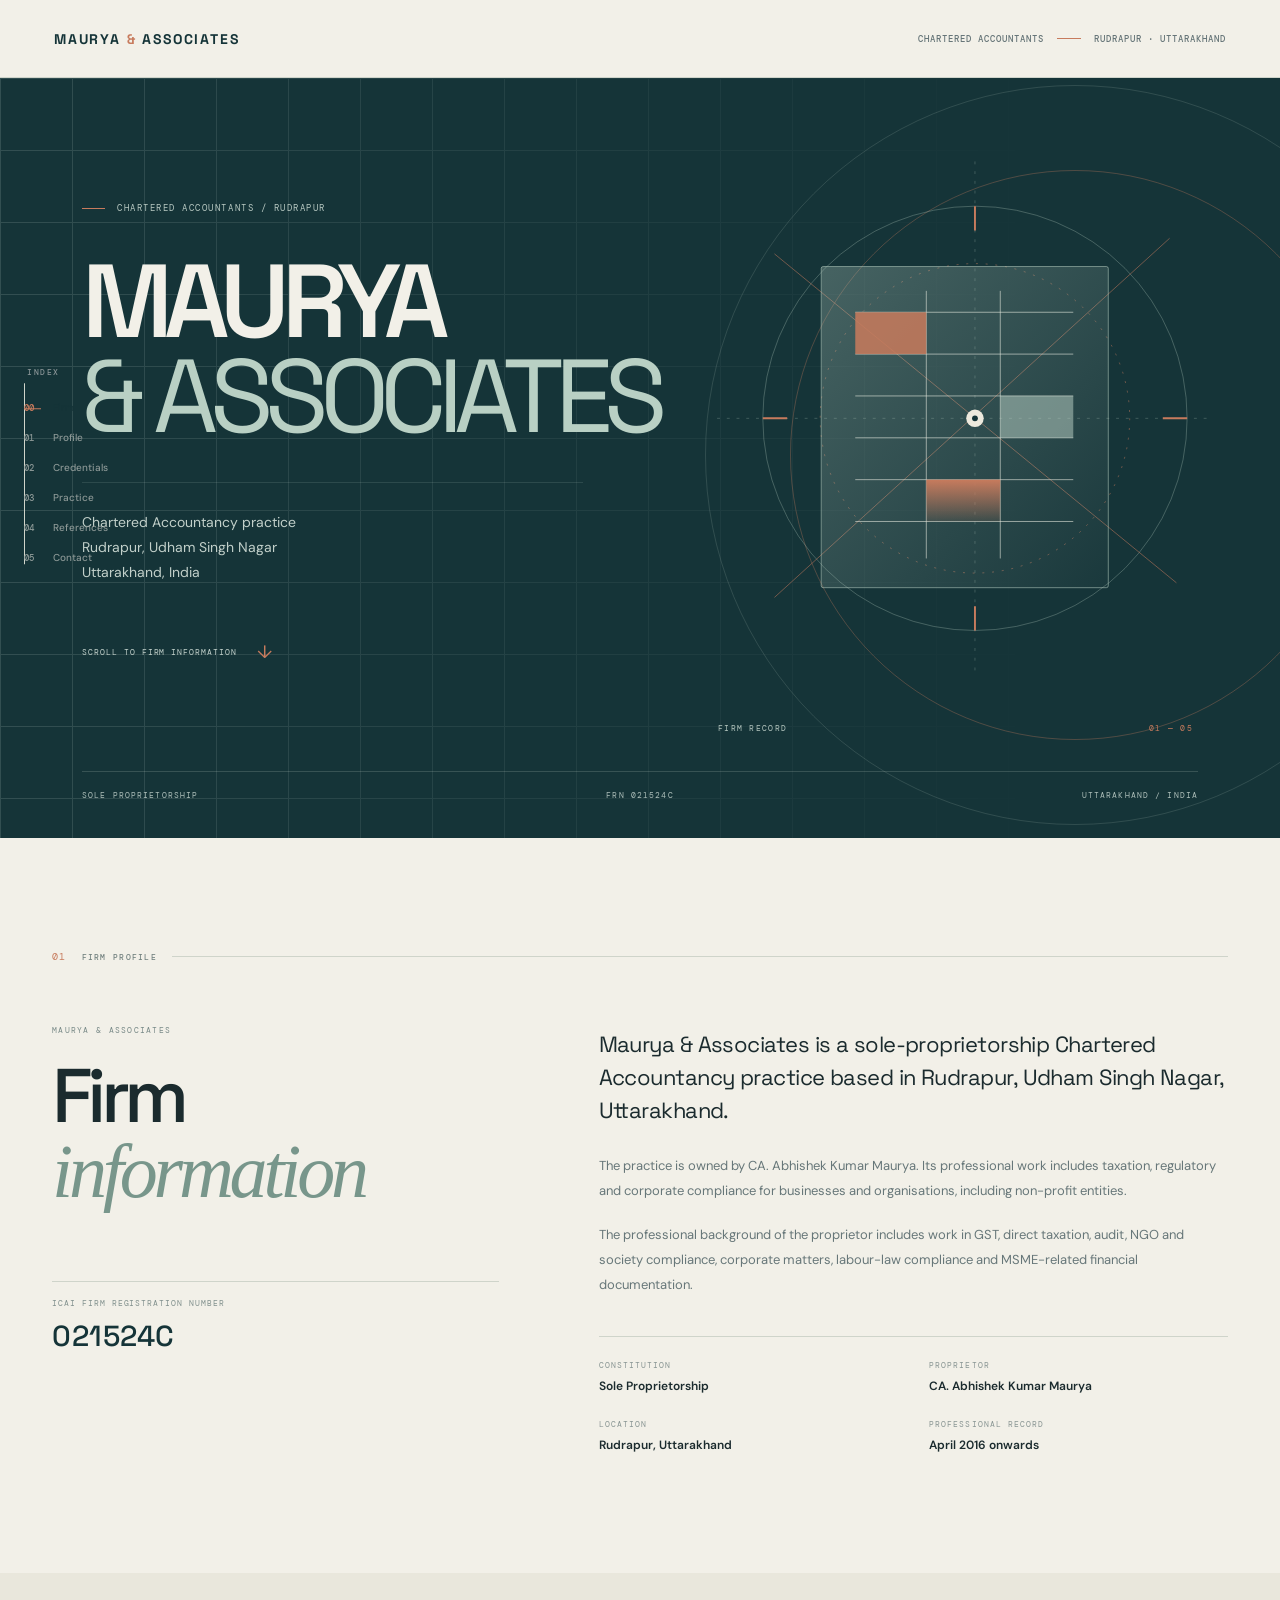
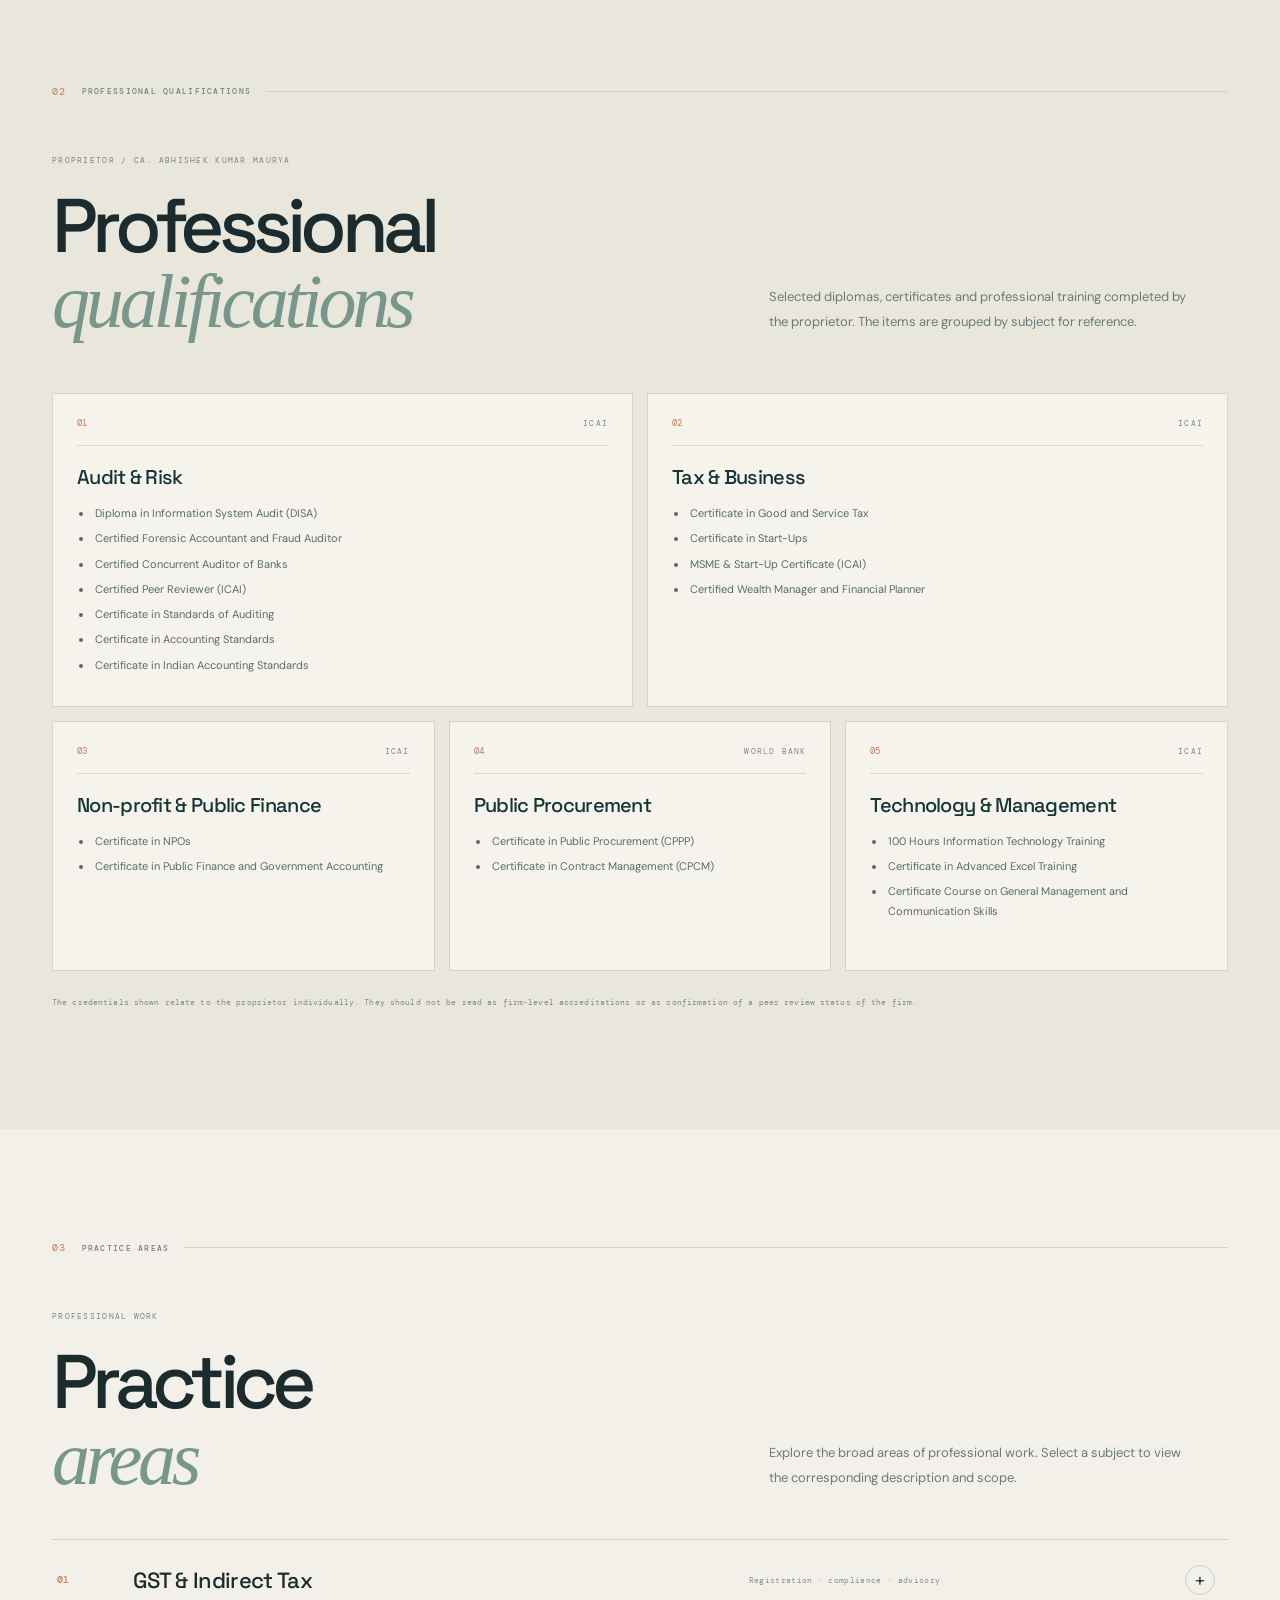
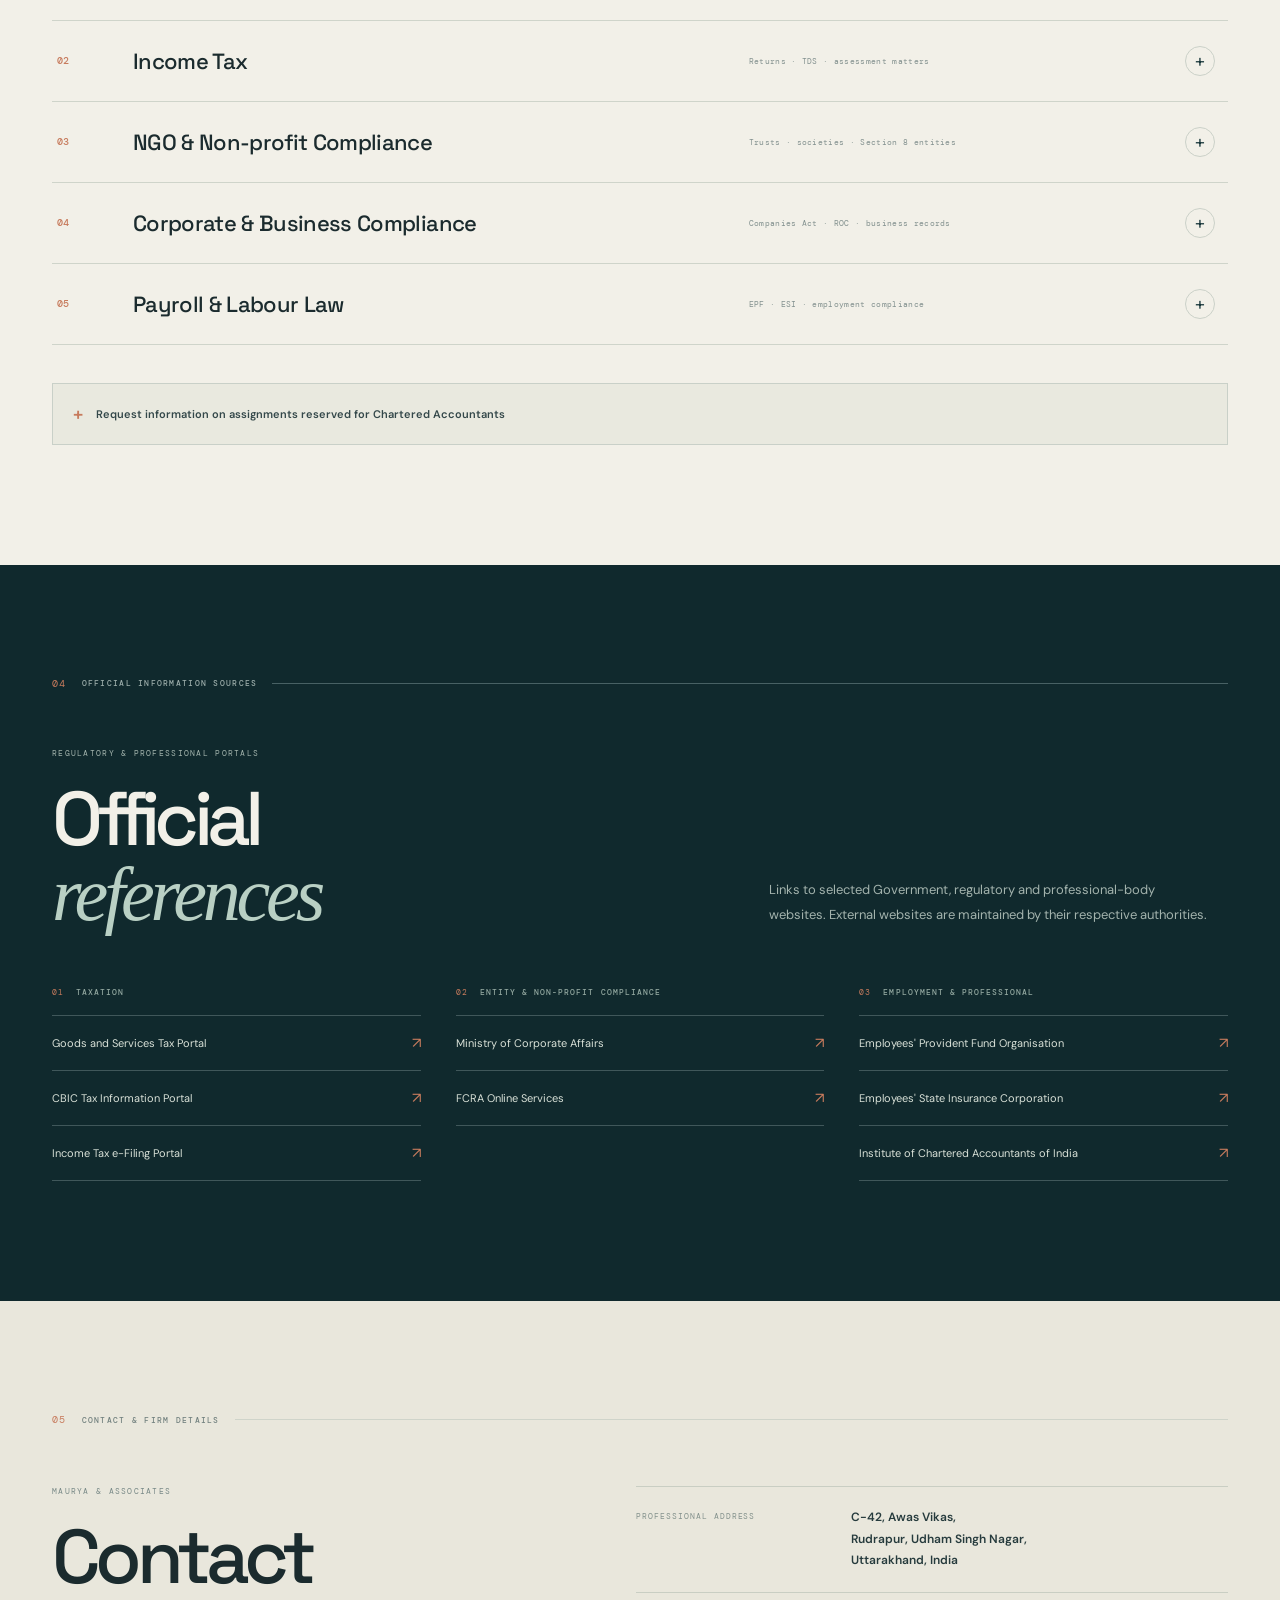
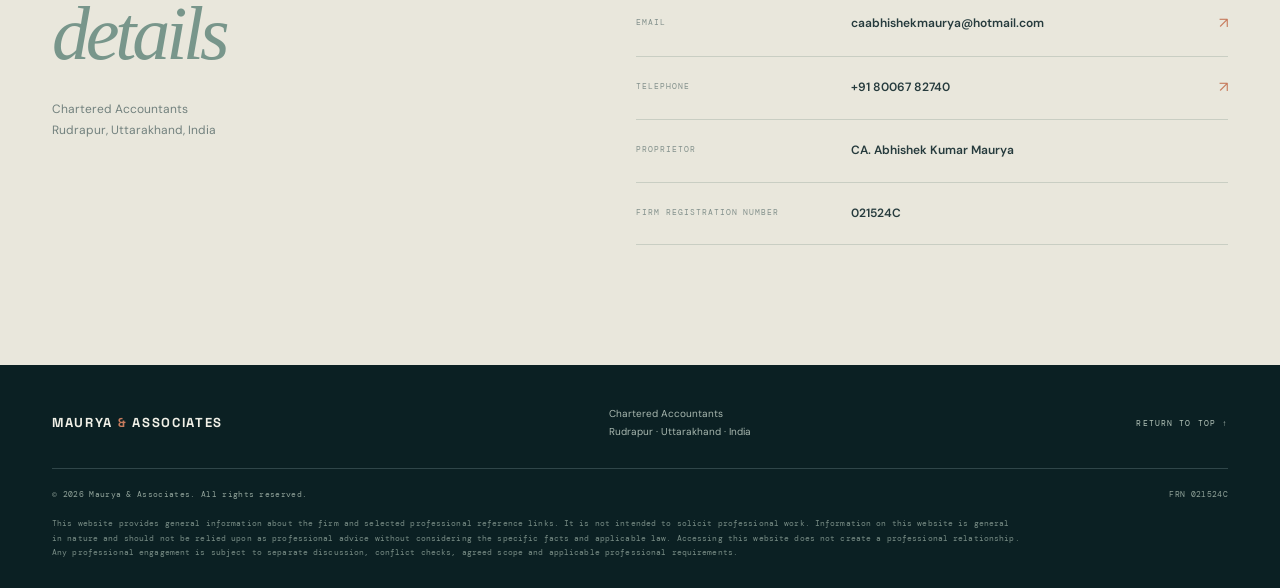
<file: index.html>
<!doctype html>
<html lang="en">
<head>
<meta charset="utf-8">
<meta name="viewport" content="width=device-width,initial-scale=1">
<meta name="theme-color" content="#153438">
<meta name="description" content="Maurya & Associates, Chartered Accountants, Rudrapur, Uttarakhand. Firm information, professional qualifications, practice areas and official regulatory references.">
<title>Maurya &amp; Associates | Chartered Accountants | Rudrapur</title>
<link rel="preconnect" href="https://fonts.googleapis.com">
<link rel="preconnect" href="https://fonts.gstatic.com" crossorigin>
<link href="https://fonts.googleapis.com/css2?family=DM+Mono:wght@400;500&family=DM+Sans:wght@400;500;600;700&family=Space+Grotesk:wght@400;500;600;700&display=swap" rel="stylesheet">
<link rel="stylesheet" href="style.css">
</head>
<body>
<header class="masthead">
  <a class="wordmark" href="#home" aria-label="Maurya and Associates home">MAURYA <span>&amp;</span> ASSOCIATES</a>
  <div class="masthead-meta">
    <span>CHARTERED ACCOUNTANTS</span>
    <i></i>
    <span>RUDRAPUR · UTTARAKHAND</span>
  </div>
  <button class="mobile-index-toggle" id="menuToggle" aria-label="Open section index" aria-expanded="false">
    <span></span><span></span>
  </button>
</header>

<nav class="section-rail" aria-label="Page index">
  <p>INDEX</p>
  <a href="#home" class="rail-link is-active" data-rail="home"><span>00</span><b>Firm</b></a>
  <a href="#firm" class="rail-link" data-rail="firm"><span>01</span><b>Profile</b></a>
  <a href="#credentials" class="rail-link" data-rail="credentials"><span>02</span><b>Credentials</b></a>
  <a href="#practice" class="rail-link" data-rail="practice"><span>03</span><b>Practice</b></a>
  <a href="#references" class="rail-link" data-rail="references"><span>04</span><b>References</b></a>
  <a href="#contact" class="rail-link" data-rail="contact"><span>05</span><b>Contact</b></a>
  <div class="rail-line"></div>
</nav>

<nav class="mobile-index-panel" id="navLinks" aria-label="Mobile page index">
  <p class="mobile-index-title">PAGE INDEX <span>MAURYA &amp; ASSOCIATES</span></p>
  <a href="#home"><span>00</span> Firm</a>
  <a href="#firm"><span>01</span> Firm profile</a>
  <a href="#credentials"><span>02</span> Professional qualifications</a>
  <a href="#practice"><span>03</span> Practice areas</a>
  <a href="#references"><span>04</span> Regulatory references</a>
  <a href="#contact"><span>05</span> Contact details</a>
</nav>

<main>
<section class="hero" id="home" data-track>
  <div class="hero-grid-pattern"></div>
  <div class="hero-orbit hero-orbit-one"></div>
  <div class="hero-orbit hero-orbit-two"></div>
  <div class="hero-inner page-shell">
    <div class="hero-copy">
      <p class="eyebrow"><span class="eyebrow-mark"></span> CHARTERED ACCOUNTANTS / RUDRAPUR</p>
      <h1>MAURYA<br><span>&amp; ASSOCIATES</span></h1>
      <div class="hero-rule"></div>
      <p class="hero-description">Chartered Accountancy practice<br>Rudrapur, Udham Singh Nagar<br>Uttarakhand, India</p>
      <a class="hero-scroll" href="#firm"><span>SCROLL TO FIRM INFORMATION</span><b>↓</b></a>
    </div>

    <div class="hero-graphic" aria-hidden="true">
      <svg viewBox="0 0 560 600" role="presentation">
        <defs>
          <linearGradient id="panelTone" x1="0" y1="0" x2="1" y2="1">
            <stop offset="0" stop-color="#B9D0C4" stop-opacity=".30"/>
            <stop offset="1" stop-color="#B9D0C4" stop-opacity=".03"/>
          </linearGradient>
          <linearGradient id="barTone" x1="0" y1="0" x2="0" y2="1">
            <stop offset="0" stop-color="#C77B5D"/>
            <stop offset="1" stop-color="#C77B5D" stop-opacity=".12"/>
          </linearGradient>
        </defs>
        <circle class="graphic-ring" cx="300" cy="286" r="218"/>
        <circle class="graphic-ring graphic-ring-inner" cx="300" cy="286" r="159"/>
        <path class="graphic-axis" d="M300 22V550 M35 286H540"/>
        <path class="graphic-orbit" d="M94 117L507 455"/>
        <path class="graphic-orbit" d="M500 101L94 470"/>
        <rect x="142" y="130" width="295" height="330" rx="2" fill="url(#panelTone)" stroke="#B9D0C4" stroke-opacity=".55"/>
        <path class="graphic-ledger" d="M177 177H401 M177 220H401 M177 263H401 M177 306H401 M177 349H401 M177 392H401"/>
        <path class="graphic-ledger-vertical" d="M250 155V430 M326 155V430"/>
        <rect x="177" y="177" width="73" height="43" fill="#C77B5D" fill-opacity=".86"/>
        <rect x="326" y="263" width="75" height="43" fill="#B9D0C4" fill-opacity=".52"/>
        <rect x="250" y="349" width="76" height="43" fill="url(#barTone)"/>
        <circle cx="300" cy="286" r="9" fill="#EDE9DD"/>
        <circle cx="300" cy="286" r="3" fill="#153438"/>
        <path class="graphic-tick" d="M300 68V93 M300 479V504 M82 286H107 M493 286H518"/>
      </svg>
      <div class="graphic-caption">FIRM RECORD <span>01 — 05</span></div>
    </div>

    <div class="hero-bottomline">
      <span>SOLE PROPRIETORSHIP</span>
      <span>FRN 021524C</span>
      <span>UTTARAKHAND / INDIA</span>
    </div>
  </div>
</section>

<section class="firm-section section-light" id="firm" data-track>
  <div class="page-shell">
    <div class="section-marker"><span>01</span><b>FIRM PROFILE</b><i></i></div>
    <div class="firm-layout">
      <div class="firm-heading">
        <p class="section-overline">MAURYA &amp; ASSOCIATES</p>
        <h2>Firm<br><em>information</em></h2>
        <div class="firm-id">
          <span>ICAI FIRM REGISTRATION NUMBER</span>
          <strong>021524C</strong>
        </div>
      </div>
      <div class="firm-description">
        <p class="lead-paragraph">Maurya &amp; Associates is a sole-proprietorship Chartered Accountancy practice based in Rudrapur, Udham Singh Nagar, Uttarakhand.</p>
        <p>The practice is owned by CA. Abhishek Kumar Maurya. Its professional work includes taxation, regulatory and corporate compliance for businesses and organisations, including non-profit entities.</p>
        <p>The professional background of the proprietor includes work in GST, direct taxation, audit, NGO and society compliance, corporate matters, labour-law compliance and MSME-related financial documentation.</p>
        <div class="firm-facts">
          <div><span>CONSTITUTION</span><strong>Sole Proprietorship</strong></div>
          <div><span>PROPRIETOR</span><strong>CA. Abhishek Kumar Maurya</strong></div>
          <div><span>LOCATION</span><strong>Rudrapur, Uttarakhand</strong></div>
          <div><span>PROFESSIONAL RECORD</span><strong>April 2016 onwards</strong></div>
        </div>
      </div>
    </div>
  </div>
</section>

<section class="credentials-section section-sand" id="credentials" data-track>
  <div class="page-shell">
    <div class="section-marker"><span>02</span><b>PROFESSIONAL QUALIFICATIONS</b><i></i></div>
    <div class="section-heading-wide">
      <div>
        <p class="section-overline">PROPRIETOR / CA. ABHISHEK KUMAR MAURYA</p>
        <h2>Professional<br><em>qualifications</em></h2>
      </div>
      <p>Selected diplomas, certificates and professional training completed by the proprietor. The items are grouped by subject for reference.</p>
    </div>

    <div class="credential-grid">
      <article class="credential-card credential-card-tall">
        <div class="credential-card-top"><span>01</span><small>ICAI</small></div>
        <h3>Audit &amp; Risk</h3>
        <ul>
          <li>Diploma in Information System Audit (DISA)</li>
          <li>Certified Forensic Accountant and Fraud Auditor</li>
          <li>Certified Concurrent Auditor of Banks</li>
          <li>Certified Peer Reviewer (ICAI)</li>
          <li>Certificate in Standards of Auditing</li>
          <li>Certificate in Accounting Standards</li>
          <li>Certificate in Indian Accounting Standards</li>
        </ul>
      </article>

      <article class="credential-card">
        <div class="credential-card-top"><span>02</span><small>ICAI</small></div>
        <h3>Tax &amp; Business</h3>
        <ul>
          <li>Certificate in Good and Service Tax</li>
          <li>Certificate in Start-Ups</li>
          <li>MSME &amp; Start-Up Certificate (ICAI)</li>
          <li>Certified Wealth Manager and Financial Planner</li>
        </ul>
      </article>

      <article class="credential-card">
        <div class="credential-card-top"><span>03</span><small>ICAI</small></div>
        <h3>Non-profit &amp; Public Finance</h3>
        <ul>
          <li>Certificate in NPOs</li>
          <li>Certificate in Public Finance and Government Accounting</li>
        </ul>
      </article>

      <article class="credential-card">
        <div class="credential-card-top"><span>04</span><small>WORLD BANK</small></div>
        <h3>Public Procurement</h3>
        <ul>
          <li>Certificate in Public Procurement (CPPP)</li>
          <li>Certificate in Contract Management (CPCM)</li>
        </ul>
      </article>

      <article class="credential-card">
        <div class="credential-card-top"><span>05</span><small>ICAI</small></div>
        <h3>Technology &amp; Management</h3>
        <ul>
          <li>100 Hours Information Technology Training</li>
          <li>Certificate in Advanced Excel Training</li>
          <li>Certificate Course on General Management and Communication Skills</li>
        </ul>
      </article>
    </div>
    <p class="credential-note">The credentials shown relate to the proprietor individually. They should not be read as firm-level accreditations or as confirmation of a peer review status of the firm.</p>
  </div>
</section>

<section class="practice-section section-light" id="practice" data-track>
  <div class="page-shell">
    <div class="section-marker"><span>03</span><b>PRACTICE AREAS</b><i></i></div>
    <div class="section-heading-wide practice-heading">
      <div>
        <p class="section-overline">PROFESSIONAL WORK</p>
        <h2>Practice<br><em>areas</em></h2>
      </div>
      <p>Explore the broad areas of professional work. Select a subject to view the corresponding description and scope.</p>
    </div>

    <div class="practice-list">
      <details class="practice-item">
        <summary><span class="practice-number">01</span><span class="practice-title">GST &amp; Indirect Tax</span><span class="practice-subtitle">Registration · compliance · advisory</span><span class="practice-toggle">+</span></summary>
        <div class="practice-detail">
          <p>GST registration and return-related matters, reconciliation of tax records, input tax credit issues, classification and valuation queries, refund matters, notices and replies, and assistance in adjudication or appellate proceedings.</p>
        </div>
      </details>

      <details class="practice-item">
        <summary><span class="practice-number">02</span><span class="practice-title">Income Tax</span><span class="practice-subtitle">Returns · TDS · assessment matters</span><span class="practice-toggle">+</span></summary>
        <div class="practice-detail">
          <p>Income-tax return and TDS matters, tax advisory, assessment and reassessment proceedings, responses to notices, rectification matters and assistance in appellate proceedings.</p>
        </div>
      </details>

      <details class="practice-item">
        <summary><span class="practice-number">03</span><span class="practice-title">NGO &amp; Non-profit Compliance</span><span class="practice-subtitle">Trusts · societies · Section 8 entities</span><span class="practice-toggle">+</span></summary>
        <div class="practice-detail">
          <p>Formation and compliance matters relating to trusts, societies, Section 8 companies, Farmer Producer Companies and other non-profit organisations, including charitable-tax registrations, NGO Darpan and FCRA-related compliance.</p>
        </div>
      </details>

      <details class="practice-item">
        <summary><span class="practice-number">04</span><span class="practice-title">Corporate &amp; Business Compliance</span><span class="practice-subtitle">Companies Act · ROC · business records</span><span class="practice-toggle">+</span></summary>
        <div class="practice-detail">
          <p>Company and LLP compliance, ROC filing-related matters, business registrations, accounting and financial documentation, and compliance support for business entities.</p>
        </div>
      </details>

      <details class="practice-item">
        <summary><span class="practice-number">05</span><span class="practice-title">Payroll &amp; Labour Law</span><span class="practice-subtitle">EPF · ESI · employment compliance</span><span class="practice-toggle">+</span></summary>
        <div class="practice-detail">
          <p>Payroll processes and statutory compliance matters relating to EPF, ESI, contract labour, wages, bonus and other applicable employment legislation.</p>
        </div>
      </details>
    </div>

    <details class="reserved-practice">
      <summary><span>+</span> Request information on assignments reserved for Chartered Accountants</summary>
      <div>
        <p>Information relating to statutory audit, tax audit, company audit, GST audit, certification and attestation assignments is made available here only when specifically requested by a visitor. Acceptance of any such engagement remains subject to statutory eligibility, independence, professional standards and applicable law.</p>
      </div>
    </details>
  </div>
</section>

<section class="references-section section-ink" id="references" data-track>
  <div class="page-shell">
    <div class="section-marker section-marker-inverse"><span>04</span><b>OFFICIAL INFORMATION SOURCES</b><i></i></div>
    <div class="references-heading">
      <div>
        <p class="section-overline">REGULATORY &amp; PROFESSIONAL PORTALS</p>
        <h2>Official<br><em>references</em></h2>
      </div>
      <p>Links to selected Government, regulatory and professional-body websites. External websites are maintained by their respective authorities.</p>
    </div>

    <div class="reference-groups">
      <div class="reference-group">
        <div class="reference-group-title"><span>01</span><b>TAXATION</b></div>
        <a href="https://www.gst.gov.in/" target="_blank" rel="noopener noreferrer"><span>Goods and Services Tax Portal</span><b>↗</b></a>
        <a href="https://taxinformation.cbic.gov.in/" target="_blank" rel="noopener noreferrer"><span>CBIC Tax Information Portal</span><b>↗</b></a>
        <a href="https://www.incometax.gov.in/iec/foportal/" target="_blank" rel="noopener noreferrer"><span>Income Tax e-Filing Portal</span><b>↗</b></a>
      </div>

      <div class="reference-group">
        <div class="reference-group-title"><span>02</span><b>ENTITY &amp; NON-PROFIT COMPLIANCE</b></div>
        <a href="https://www.mca.gov.in/content/mca/global/en/home.html" target="_blank" rel="noopener noreferrer"><span>Ministry of Corporate Affairs</span><b>↗</b></a>
        <a href="https://fcraonline.gov.in/" target="_blank" rel="noopener noreferrer"><span>FCRA Online Services</span><b>↗</b></a>
      </div>

      <div class="reference-group">
        <div class="reference-group-title"><span>03</span><b>EMPLOYMENT &amp; PROFESSIONAL</b></div>
        <a href="https://www.epfindia.gov.in/" target="_blank" rel="noopener noreferrer"><span>Employees' Provident Fund Organisation</span><b>↗</b></a>
        <a href="https://www.esic.gov.in/" target="_blank" rel="noopener noreferrer"><span>Employees' State Insurance Corporation</span><b>↗</b></a>
        <a href="https://www.icai.org/" target="_blank" rel="noopener noreferrer"><span>Institute of Chartered Accountants of India</span><b>↗</b></a>
      </div>
    </div>
  </div>
</section>

<section class="contact-section section-sand" id="contact" data-track>
  <div class="page-shell">
    <div class="section-marker"><span>05</span><b>CONTACT &amp; FIRM DETAILS</b><i></i></div>
    <div class="contact-layout">
      <div class="contact-title">
        <p class="section-overline">MAURYA &amp; ASSOCIATES</p>
        <h2>Contact<br><em>details</em></h2>
        <p>Chartered Accountants<br>Rudrapur, Uttarakhand, India</p>
      </div>
      <div class="contact-information">
        <div class="contact-record">
          <span>PROFESSIONAL ADDRESS</span>
          <strong>C-42, Awas Vikas,<br>Rudrapur, Udham Singh Nagar,<br>Uttarakhand, India</strong>
        </div>
        <div class="contact-record">
          <span>EMAIL</span>
          <a href="mailto:caabhishekmaurya@hotmail.com">caabhishekmaurya@hotmail.com <b>↗</b></a>
        </div>
        <div class="contact-record">
          <span>TELEPHONE</span>
          <a href="tel:+918006782740">+91 80067 82740 <b>↗</b></a>
        </div>
        <div class="contact-record">
          <span>PROPRIETOR</span>
          <strong>CA. Abhishek Kumar Maurya</strong>
        </div>
        <div class="contact-record">
          <span>FIRM REGISTRATION NUMBER</span>
          <strong>021524C</strong>
        </div>
      </div>
    </div>
  </div>
</section>
</main>

<footer class="site-footer">
  <div class="page-shell">
    <div class="footer-main">
      <a class="footer-wordmark" href="#home">MAURYA <span>&amp;</span> ASSOCIATES</a>
      <p>Chartered Accountants<br>Rudrapur · Uttarakhand · India</p>
      <a class="footer-top-link" href="#home">RETURN TO TOP ↑</a>
    </div>
    <div class="footer-bottom">
      <span>© <span id="year"></span> Maurya &amp; Associates. All rights reserved.</span>
      <span>FRN 021524C</span>
    </div>
    <p class="footer-disclaimer">This website provides general information about the firm and selected professional reference links. It is not intended to solicit professional work. Information on this website is general in nature and should not be relied upon as professional advice without considering the specific facts and applicable law. Accessing this website does not create a professional relationship. Any professional engagement is subject to separate discussion, conflict checks, agreed scope and applicable professional requirements.</p>
  </div>
</footer>

<script src="script.js"></script>
</body>
</html>
</file>
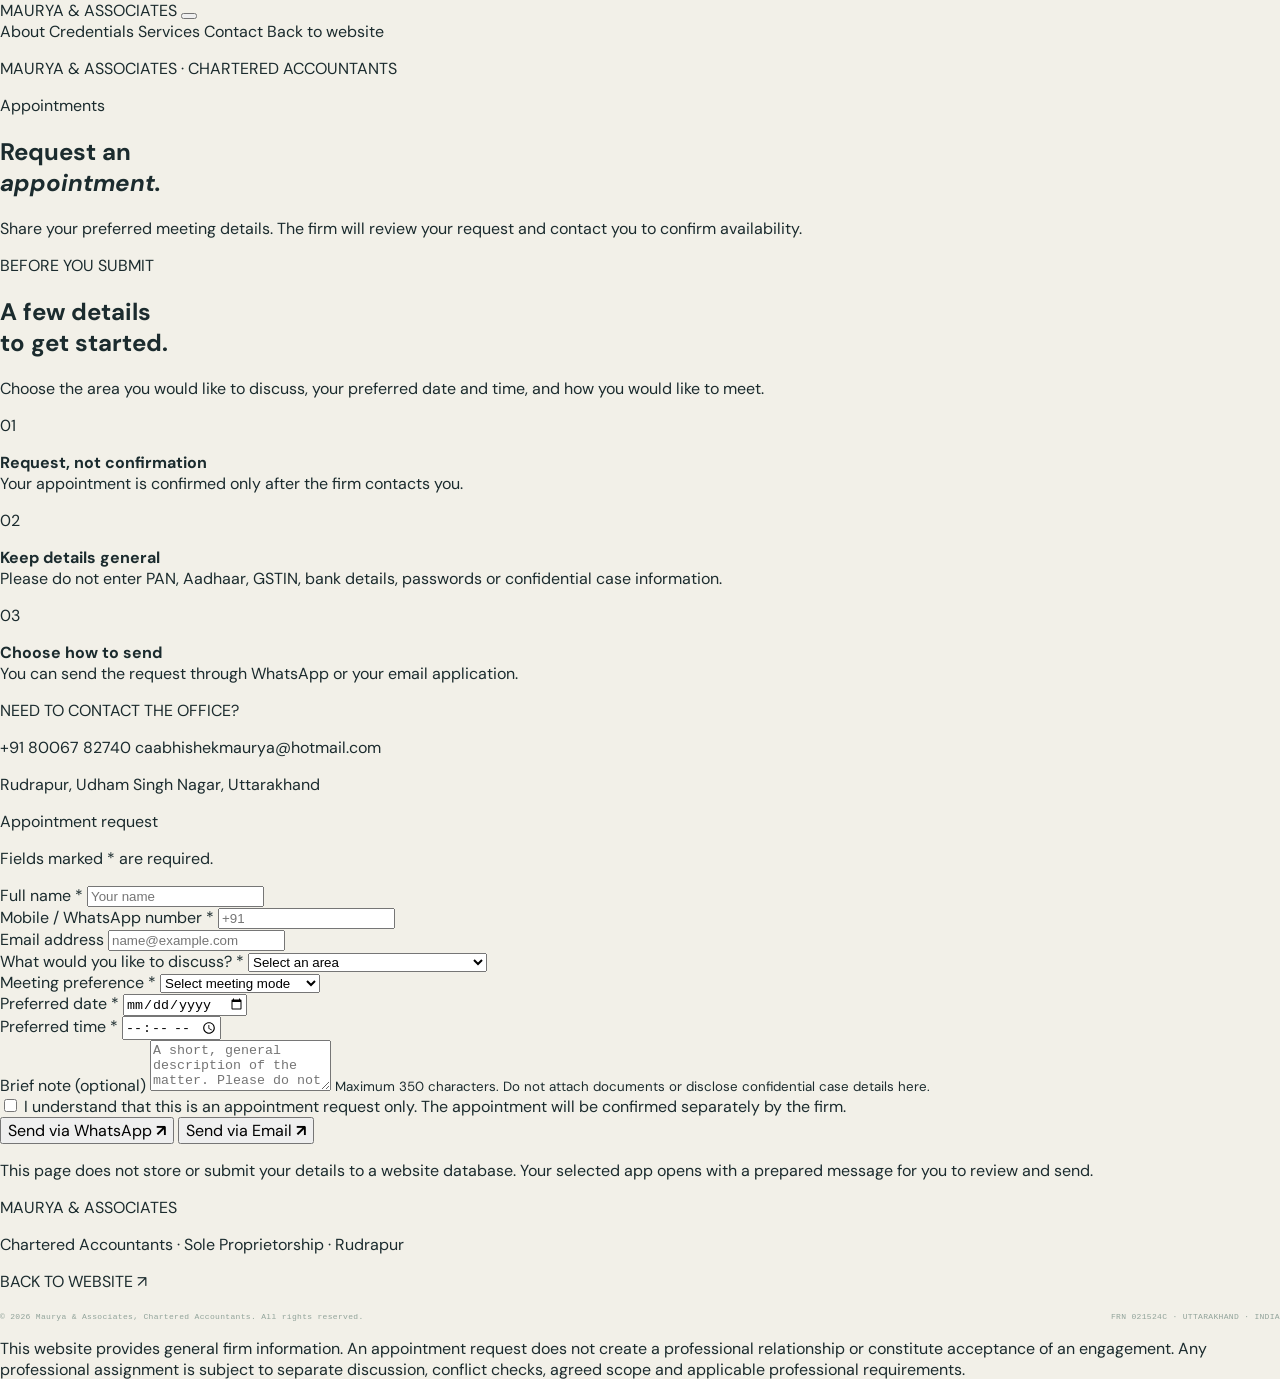
<file: appointment.html>
<!doctype html>
<html lang="en">
<head>
<meta charset="utf-8">
<meta name="viewport" content="width=device-width,initial-scale=1">
<meta name="theme-color" content="#101c2c">
<meta name="description" content="Request an appointment with Maurya & Associates, Chartered Accountants, Rudrapur, Uttarakhand.">
<title>Request an Appointment | Maurya &amp; Associates</title>
<link rel="preconnect" href="https://fonts.googleapis.com">
<link rel="preconnect" href="https://fonts.gstatic.com" crossorigin>
<link href="https://fonts.googleapis.com/css2?family=DM+Sans:wght@400;500;600;700&family=Manrope:wght@400;500;600;700;800&display=swap" rel="stylesheet">
<link rel="stylesheet" href="style.css">
</head>
<body>
<header class="site-header">
  <nav class="nav container" aria-label="Main navigation">
    <a class="brand" href="index.html">MAURYA <span class="dot">&amp;</span> ASSOCIATES</a>
    <button class="menu-toggle" id="menuToggle" aria-label="Open navigation" aria-expanded="false"><span></span><span></span></button>
    <div class="nav-links" id="navLinks">
      <a href="index.html#about">About</a>
      <a href="index.html#credentials">Credentials</a>
      <a href="index.html#services">Services</a>
      <a href="index.html#contact">Contact</a>
      <a class="nav-contact" href="index.html">Back to website</a>
    </div>
  </nav>
</header>

<main class="appointment-page">
  <section class="appointment-intro">
    <div class="container">
      <p class="eyebrow-dark"><span></span> MAURYA &amp; ASSOCIATES · CHARTERED ACCOUNTANTS</p>
      <p class="label">Appointments</p>
      <h1>Request an<br><em>appointment.</em></h1>
      <p class="appointment-lead">Share your preferred meeting details. The firm will review your request and contact you to confirm availability.</p>
    </div>
  </section>

  <section class="appointment-body">
    <div class="container appointment-layout">
      <aside class="appointment-guidance">
        <p class="kicker">BEFORE YOU SUBMIT</p>
        <h2>A few details<br>to get started.</h2>
        <p>Choose the area you would like to discuss, your preferred date and time, and how you would like to meet.</p>
        <div class="guidance-item">
          <span>01</span>
          <p><strong>Request, not confirmation</strong><br>Your appointment is confirmed only after the firm contacts you.</p>
        </div>
        <div class="guidance-item">
          <span>02</span>
          <p><strong>Keep details general</strong><br>Please do not enter PAN, Aadhaar, GSTIN, bank details, passwords or confidential case information.</p>
        </div>
        <div class="guidance-item">
          <span>03</span>
          <p><strong>Choose how to send</strong><br>You can send the request through WhatsApp or your email application.</p>
        </div>
        <div class="appointment-contact">
          <p class="muted">NEED TO CONTACT THE OFFICE?</p>
          <a href="tel:+918006782740">+91 80067 82740</a>
          <a href="mailto:caabhishekmaurya@hotmail.com">caabhishekmaurya@hotmail.com</a>
          <p>Rudrapur, Udham Singh Nagar, Uttarakhand</p>
        </div>
      </aside>

      <div class="appointment-form-panel">
        <div class="form-heading">
          <p class="label">Appointment request</p>
          <p>Fields marked <span aria-hidden="true">*</span> are required.</p>
        </div>

        <form id="appointmentForm">
          <div class="form-grid">
            <div class="field">
              <label for="fullName">Full name <span>*</span></label>
              <input id="fullName" name="fullName" type="text" autocomplete="name" maxlength="100" required placeholder="Your name">
            </div>
            <div class="field">
              <label for="phone">Mobile / WhatsApp number <span>*</span></label>
              <input id="phone" name="phone" type="tel" autocomplete="tel" inputmode="tel" pattern="[0-9+() .-]{7,20}" maxlength="20" required placeholder="+91">
            </div>
            <div class="field field-wide">
              <label for="email">Email address</label>
              <input id="email" name="email" type="email" autocomplete="email" maxlength="120" placeholder="name@example.com">
            </div>
            <div class="field field-wide">
              <label for="topic">What would you like to discuss? <span>*</span></label>
              <select id="topic" name="topic" required>
                <option value="">Select an area</option>
                <option>GST and indirect tax</option>
                <option>Income tax</option>
                <option>NGO, trust, society or FCRA matters</option>
                <option>Company and corporate compliance</option>
                <option>Payroll and labour-law compliance</option>
                <option>Audit and assurance enquiry</option>
                <option>Other / general discussion</option>
              </select>
            </div>
            <div class="field">
              <label for="meetingMode">Meeting preference <span>*</span></label>
              <select id="meetingMode" name="meetingMode" required>
                <option value="">Select meeting mode</option>
                <option>Office visit — Rudrapur</option>
                <option>Telephone call</option>
                <option>Video meeting</option>
              </select>
            </div>
            <div class="field">
              <label for="preferredDate">Preferred date <span>*</span></label>
              <input id="preferredDate" name="preferredDate" type="date" required>
            </div>
            <div class="field">
              <label for="preferredTime">Preferred time <span>*</span></label>
              <input id="preferredTime" name="preferredTime" type="time" required>
            </div>
            <div class="field field-wide">
              <label for="notes">Brief note (optional)</label>
              <textarea id="notes" name="notes" rows="3" maxlength="350" placeholder="A short, general description of the matter. Please do not include confidential or sensitive information."></textarea>
              <small>Maximum 350 characters. Do not attach documents or disclose confidential case details here.</small>
            </div>
          </div>

          <label class="consent-row">
            <input type="checkbox" id="requestConsent" required>
            <span>I understand that this is an appointment request only. The appointment will be confirmed separately by the firm.</span>
          </label>

          <div class="form-actions">
            <button class="button appointment-submit" type="submit" data-channel="whatsapp">Send via WhatsApp <b>↗</b></button>
            <button class="button appointment-submit email-submit" type="submit" data-channel="email">Send via Email <b>↗</b></button>
          </div>
          <p class="form-privacy">This page does not store or submit your details to a website database. Your selected app opens with a prepared message for you to review and send.</p>
        </form>
      </div>
    </div>
  </section>
</main>

<footer>
  <div class="container footer-top">
    <a class="brand" href="index.html">MAURYA <span class="dot">&amp;</span> ASSOCIATES</a>
    <p>Chartered Accountants · Sole Proprietorship · Rudrapur</p>
    <a class="back" href="index.html">BACK TO WEBSITE ↗</a>
  </div>
  <div class="container footer-bottom">
    <span>© <span id="year"></span> Maurya &amp; Associates, Chartered Accountants. All rights reserved.</span>
    <span>FRN 021524C · UTTARAKHAND · INDIA</span>
  </div>
  <div class="container disclaimer">This website provides general firm information. An appointment request does not create a professional relationship or constitute acceptance of an engagement. Any professional assignment is subject to separate discussion, conflict checks, agreed scope and applicable professional requirements.</div>
</footer>
<script src="script.js"></script>
<script src="appointment.js"></script>
</body>
</html>
</file>
<file: style.css>
:root{
  --forest:#153438;
  --forest-deep:#10292d;
  --ink:#1b2b2e;
  --ink-soft:#314348;
  --paper:#f2f0e8;
  --sand:#e9e7dc;
  --pale:#dfe4da;
  --mint:#b9d0c4;
  --mint-deep:#78968b;
  --copper:#c77b5d;
  --line:#cfd4ca;
  --muted:#68787a;
  --white:#fbfaf5;
}
*{box-sizing:border-box}
html{scroll-behavior:smooth;scroll-padding-top:90px}
body{margin:0;background:var(--paper);color:var(--ink);font-family:"DM Sans",sans-serif;-webkit-font-smoothing:antialiased}
a{color:inherit;text-decoration:none}
button{font:inherit}
.page-shell{width:min(1240px,calc(100% - 104px));margin-left:auto;margin-right:auto}
.masthead{height:78px;padding:0 54px;display:flex;align-items:center;justify-content:space-between;background:var(--paper);border-bottom:1px solid var(--line);position:relative;z-index:30}
.wordmark,.footer-wordmark{font:700 14px "Space Grotesk",sans-serif;letter-spacing:.13em;color:var(--forest)}
.wordmark span,.footer-wordmark span{color:var(--copper)}
.masthead-meta{display:flex;align-items:center;gap:13px;font:500 9px "DM Mono",monospace;letter-spacing:.11em;color:#667578}
.masthead-meta i{width:24px;height:1px;background:var(--copper)}
.mobile-index-toggle{display:none}
.section-rail{position:fixed;z-index:25;left:24px;top:50%;transform:translateY(-42%);width:106px;display:grid;gap:17px}
.section-rail>p{font:500 8px "DM Mono",monospace;letter-spacing:.2em;color:#899496;margin:0 0 7px 3px}
.rail-link{display:grid;grid-template-columns:22px 1fr;align-items:center;gap:7px;color:#8b9795;transition:color .2s ease;position:relative}
.rail-link:before{content:"";position:absolute;left:0;top:50%;height:1px;width:0;background:var(--copper);transition:width .25s ease}
.rail-link span{font:500 9px "DM Mono",monospace}
.rail-link b{font:500 10px "DM Sans",sans-serif}
.rail-link:hover,.rail-link.is-active{color:var(--forest)}
.rail-link.is-active:before{width:17px}
.rail-link.is-active span{color:var(--copper)}
.rail-line{position:absolute;left:0;top:16px;bottom:0;width:1px;background:var(--line);z-index:-1}
.mobile-index-panel{display:none}
.hero{position:relative;overflow:hidden;min-height:760px;background:var(--forest);color:var(--paper);isolation:isolate}
.hero-grid-pattern{position:absolute;inset:0;z-index:-2;opacity:.15;background-image:linear-gradient(to right,#d9e6de 1px,transparent 1px),linear-gradient(to bottom,#d9e6de 1px,transparent 1px);background-size:72px 72px;mask-image:linear-gradient(90deg,black,transparent 82%)}
.hero-orbit{position:absolute;border:1px solid #b9d0c42a;border-radius:50%;z-index:-1;pointer-events:none}
.hero-orbit-one{width:740px;height:740px;right:-165px;top:7px}
.hero-orbit-two{width:570px;height:570px;right:-80px;top:92px;border-color:#c77b5d55}
.hero-inner{min-height:760px;display:grid;grid-template-columns:1fr .92fr;align-items:center;position:relative;padding-top:35px;padding-bottom:100px}
.hero-copy{position:relative;z-index:2;padding:15px 0 0 30px}
.eyebrow,.section-overline,.section-marker,.hero-bottomline,.hero-scroll,.graphic-caption,.firm-id span,.firm-facts span,.credential-card-top,.credential-note,.practice-subtitle,.reference-group-title,.contact-record>span,.footer-top-link,.footer-bottom,.footer-disclaimer{font-family:"DM Mono",monospace}
.eyebrow{display:flex;align-items:center;gap:12px;color:#b7c8c1;font-size:9px;letter-spacing:.17em;margin:0 0 40px}
.eyebrow-mark{width:23px;height:1px;background:var(--copper)}
.hero h1{font:600 clamp(62px,8.1vw,112px)/.91 "Space Grotesk",sans-serif;letter-spacing:-.085em;margin:0;color:var(--paper)}
.hero h1 span{color:var(--mint);font-weight:400}
.hero-rule{height:1px;width:86%;background:#d5e1d81f;margin:39px 0 27px}
.hero-description{font-size:14px;line-height:1.8;color:#c2d0ca;margin:0}
.hero-scroll{display:inline-flex;align-items:center;gap:20px;margin-top:54px;color:#c4d2cc;font-size:8px;letter-spacing:.12em}
.hero-scroll b{font:400 18px "DM Sans",sans-serif;color:var(--copper);transition:transform .2s ease}
.hero-scroll:hover b{transform:translateY(4px)}
.hero-graphic{width:100%;max-width:545px;justify-self:end;position:relative;padding:22px 0 0}
.hero-graphic svg{display:block;width:100%;overflow:visible}
.graphic-ring{fill:none;stroke:#b9d0c44f;stroke-width:1}
.graphic-ring-inner{stroke:#c77b5d82;stroke-dasharray:2 8}
.graphic-axis{stroke:#b9d0c442;stroke-width:1;stroke-dasharray:3 7}
.graphic-orbit{stroke:#c77b5d8a;stroke-width:1;fill:none}
.graphic-ledger,.graphic-ledger-vertical{stroke:#e5e8dd9c;stroke-width:1;fill:none}
.graphic-tick{stroke:var(--copper);stroke-width:2}
.graphic-caption{display:flex;justify-content:space-between;padding:0 35px;color:#b6c7c0;font-size:8px;letter-spacing:.16em}
.graphic-caption span{color:var(--copper)}
.hero-bottomline{position:absolute;left:30px;right:30px;bottom:38px;padding-top:18px;border-top:1px solid #d4e1d72d;display:flex;justify-content:space-between;color:#aebfba;font-size:8px;letter-spacing:.14em}
.section-light{background:var(--paper)}
.section-sand{background:var(--sand)}
.section-ink{background:var(--forest-deep);color:var(--paper)}
.firm-section,.credentials-section,.practice-section,.references-section,.contact-section{padding:112px 0 120px}
.section-marker{display:flex;align-items:center;gap:15px;color:#72817f;font-size:8px;letter-spacing:.16em}
.section-marker span{color:var(--copper);font-size:10px}
.section-marker b{font-weight:500}
.section-marker i{height:1px;background:var(--line);flex:1}
.section-overline{font-size:8px;letter-spacing:.16em;color:#788987;margin:0 0 23px}
.firm-layout{display:grid;grid-template-columns:.83fr 1.17fr;gap:100px;margin-top:62px}
.firm-heading h2,.section-heading-wide h2,.references-heading h2,.contact-title h2{font:500 clamp(48px,6vw,76px)/.99 "Space Grotesk",sans-serif;letter-spacing:-.075em;margin:0}
.firm-heading h2 em,.section-heading-wide h2 em,.references-heading h2 em,.contact-title h2 em{font-family:Georgia,serif;font-weight:400;color:var(--mint-deep);letter-spacing:-.055em}
.firm-id{margin-top:72px;padding-top:16px;border-top:1px solid var(--line);display:flex;flex-direction:column;gap:9px}
.firm-id span{font-size:8px;color:#81908d;letter-spacing:.12em}
.firm-id strong{font:500 29px "Space Grotesk",sans-serif;letter-spacing:.02em;color:var(--forest)}
.firm-description{max-width:690px;padding-top:3px}
.firm-description p{font-size:13px;line-height:1.95;color:#677779;margin:0 0 18px}
.firm-description .lead-paragraph{font:400 22px/1.5 "Space Grotesk",sans-serif;letter-spacing:-.025em;color:var(--ink);margin-bottom:26px}
.firm-facts{display:grid;grid-template-columns:1fr 1fr;gap:25px 32px;border-top:1px solid var(--line);margin-top:38px;padding-top:23px}
.firm-facts div{display:flex;flex-direction:column;gap:8px}
.firm-facts span{font-size:8px;color:#899593;letter-spacing:.13em}
.firm-facts strong{font-size:12px;font-weight:600;color:var(--ink)}
.section-heading-wide{display:grid;grid-template-columns:1fr .72fr;gap:80px;align-items:end;margin:57px 0 54px}
.section-heading-wide>p{max-width:430px;color:#6c7a7a;font-size:13px;line-height:1.9;margin:0 0 5px}
.credential-grid{display:grid;grid-template-columns:repeat(6,minmax(0,1fr));gap:14px}
.credential-card{grid-column:span 2;background:#f5f3eb;border:1px solid #d4d6cb;padding:23px 24px 25px;min-height:250px;transition:transform .25s ease,border-color .25s ease,background .25s ease}
.credential-card:nth-child(1),.credential-card:nth-child(2){grid-column:span 3}
.credential-card:hover{transform:translateY(-3px);border-color:#9aaba1;background:#faf9f3}
.credential-card-top{display:flex;justify-content:space-between;align-items:center;padding-bottom:16px;border-bottom:1px solid #d8d9ce}
.credential-card-top span{font-size:9px;color:var(--copper)}
.credential-card-top small{font-size:8px;color:#7f8d8b;letter-spacing:.15em}
.credential-card h3{font:500 20px "Space Grotesk",sans-serif;letter-spacing:-.035em;margin:18px 0 14px;color:var(--forest)}
.credential-card ul{padding-left:16px;margin:0}
.credential-card li{font-size:11px;line-height:1.75;color:#596b6d;margin:0 0 6px;padding-left:2px}
.credential-note{font-size:8px;line-height:1.8;color:#7b8986;letter-spacing:.015em;margin:24px 0 0;max-width:940px}
.practice-heading{margin-bottom:43px}
.practice-list{border-top:1px solid var(--line)}
.practice-item{border-bottom:1px solid var(--line)}
.practice-item summary{list-style:none;cursor:pointer;display:grid;grid-template-columns:58px minmax(240px,1fr) minmax(190px,.7fr) 38px;gap:18px;align-items:center;padding:25px 5px;transition:background .2s ease}
.practice-item summary::-webkit-details-marker{display:none}
.practice-item summary:hover{background:#e9e9df}
.practice-number{font:500 10px "DM Mono",monospace;color:var(--copper)}
.practice-title{font:500 clamp(17px,2vw,22px) "Space Grotesk",sans-serif;letter-spacing:-.03em;color:var(--ink)}
.practice-subtitle{font-size:8px;color:#82908e;letter-spacing:.04em}
.practice-toggle{display:grid;place-items:center;width:30px;height:30px;border:1px solid #cbd1c8;border-radius:50%;font:400 18px "DM Sans",sans-serif;color:var(--forest);transition:transform .25s ease,background .25s ease,color .25s ease}
.practice-item[open] .practice-toggle{background:var(--forest);color:var(--paper);transform:rotate(45deg)}
.practice-detail{padding:0 62px 25px 82px;max-width:940px}
.practice-detail p{font-size:12px;line-height:1.9;color:#647477;margin:0}
.reserved-practice{margin-top:38px;border:1px solid #c9d0c8;background:#e9e9df}
.reserved-practice summary{list-style:none;cursor:pointer;display:flex;align-items:center;gap:13px;padding:18px 20px;font-size:11px;font-weight:600;color:#34484a}
.reserved-practice summary::-webkit-details-marker{display:none}
.reserved-practice summary span{font-size:18px;color:var(--copper)}
.reserved-practice>div{padding:0 52px 21px;max-width:930px}
.reserved-practice p{font-size:11px;line-height:1.85;color:#68787a;margin:0}
.section-marker-inverse{color:#9cadaa}
.section-marker-inverse i{background:#486164}
.references-heading{display:grid;grid-template-columns:1fr .72fr;gap:80px;align-items:end;margin:58px 0 55px}
.references-heading .section-overline{color:#a3b4ad}
.references-heading h2 em{color:var(--mint)}
.references-heading>p{font-size:13px;line-height:1.9;color:#a3b3ad;max-width:440px;margin:0 0 5px}
.reference-groups{display:grid;grid-template-columns:repeat(3,minmax(0,1fr));gap:35px}
.reference-group-title{display:flex;gap:12px;align-items:center;color:#93a8a0;font-size:8px;letter-spacing:.13em;padding-bottom:18px;border-bottom:1px solid #40575a}
.reference-group-title span{color:var(--copper)}
.reference-group-title b{font-weight:500}
.reference-group>a{display:flex;justify-content:space-between;align-items:center;gap:18px;padding:17px 0;border-bottom:1px solid #40575a;color:#d9e1d8;font-size:11px;line-height:1.5;transition:color .2s ease}
.reference-group>a b{font:400 15px "DM Sans",sans-serif;color:var(--copper);transition:transform .2s ease}
.reference-group>a:hover{color:var(--mint)}
.reference-group>a:hover b{transform:translate(3px,-3px)}
.contact-layout{display:grid;grid-template-columns:.9fr 1.1fr;gap:100px;margin-top:60px}
.contact-title h2{margin-bottom:28px}
.contact-title>p:last-child{font-size:12px;line-height:1.8;color:#72817e}
.contact-information{border-top:1px solid #c9cec3}
.contact-record{display:grid;grid-template-columns:190px 1fr;gap:25px;padding:20px 0;border-bottom:1px solid #c9cec3;align-items:start}
.contact-record>span{font-size:8px;letter-spacing:.12em;color:#83918c;padding-top:4px}
.contact-record strong,.contact-record>a{font-size:12px;line-height:1.8;font-weight:600;color:#263b3d}
.contact-record>a{display:flex;justify-content:space-between;gap:16px;border-bottom:1px solid transparent;width:100%}
.contact-record>a b{font:400 15px "DM Sans",sans-serif;color:var(--copper)}
.contact-record>a:hover{border-color:#a7b1a5}
.site-footer{background:#0b2023;color:#e9eee6;padding:40px 0 28px}
.footer-main{display:flex;justify-content:space-between;align-items:center;gap:25px;padding-bottom:28px;border-bottom:1px solid #304649}
.footer-wordmark{font-size:13px;color:#f0f0e7}
.footer-main p{font-size:10px;line-height:1.75;color:#a9b8b0;margin:0}
.footer-top-link{font-size:8px;letter-spacing:.14em;color:#b4c4ba}
.footer-bottom{display:flex;justify-content:space-between;gap:20px;padding:20px 0 17px;color:#91a39a;font-size:8px;letter-spacing:.04em}
.footer-disclaimer{max-width:970px;color:#788c85;font-size:8px;line-height:1.8;letter-spacing:.015em;margin:0}
@media(max-width:1200px){.page-shell{width:min(1100px,calc(100% - 88px))}.section-rail{left:15px}.firm-layout,.contact-layout{gap:60px}.hero-copy{padding-left:0}}
@media(max-width:900px){
  .section-rail{display:none}
  .masthead{padding:0 28px}
  .mobile-index-toggle{display:flex;width:38px;height:38px;border:1px solid #cbd2c8;background:transparent;flex-direction:column;justify-content:center;align-items:center;gap:6px;cursor:pointer}
  .mobile-index-toggle span{width:15px;height:1px;background:var(--forest);transition:transform .2s ease}
  .mobile-index-toggle[aria-expanded="true"] span:first-child{transform:translateY(3.5px) rotate(45deg)}
  .mobile-index-toggle[aria-expanded="true"] span:last-child{transform:translateY(-3.5px) rotate(-45deg)}
  .mobile-index-panel{position:fixed;inset:78px 0 0;z-index:29;background:var(--forest-deep);color:var(--paper);padding:42px 8vw;display:none;align-content:start;gap:0}
  .mobile-index-panel.open{display:grid}
  .mobile-index-title{display:flex;justify-content:space-between;gap:20px;font:500 8px "DM Mono",monospace;letter-spacing:.15em;color:#91a69d;border-bottom:1px solid #3f5959;padding-bottom:20px;margin:0 0 12px}
  .mobile-index-panel>a{display:flex;align-items:center;gap:20px;padding:19px 0;border-bottom:1px solid #3f5959;font:500 20px "Space Grotesk",sans-serif}
  .mobile-index-panel>a span{font:500 9px "DM Mono",monospace;color:var(--copper)}
  .hero,.hero-inner{min-height:700px}
  .hero-inner{grid-template-columns:1.1fr .9fr}
  .hero h1{font-size:clamp(56px,9vw,88px)}
  .firm-layout,.contact-layout{grid-template-columns:1fr 1fr;gap:48px}
  .section-heading-wide,.references-heading{gap:45px}
  .credential-grid{grid-template-columns:repeat(2,minmax(0,1fr))}
  .credential-card,.credential-card:nth-child(1),.credential-card:nth-child(2){grid-column:span 1}
  .credential-card:first-child{grid-row:span 2}
  .reference-groups{gap:22px}
}
@media(max-width:640px){
  html{scroll-padding-top:72px}
  .masthead{height:68px;padding:0 20px}
  .wordmark{font-size:12px;letter-spacing:.09em}
  .masthead-meta{display:none}
  .mobile-index-panel{inset:68px 0 0;padding:35px 25px}
  .mobile-index-title{display:block;line-height:2}
  .mobile-index-title span{display:block}
  .page-shell{width:calc(100% - 40px)}
  .hero,.hero-inner{min-height:760px}
  .hero-inner{display:block;padding-top:85px;padding-bottom:110px}
  .hero-copy{padding:0}
  .eyebrow{font-size:8px;margin-bottom:35px}
  .hero h1{font-size:clamp(53px,13vw,78px)}
  .hero-rule{margin:30px 0 22px;width:100%}
  .hero-description{font-size:13px}
  .hero-scroll{margin-top:34px;font-size:7px}
  .hero-graphic{position:absolute;right:-70px;bottom:60px;width:275px;opacity:.35}
  .graphic-caption{display:none}
  .hero-bottomline{left:20px;right:20px;bottom:25px;gap:8px;font-size:6px;letter-spacing:.06em}
  .firm-section,.credentials-section,.practice-section,.references-section,.contact-section{padding:78px 0 84px}
  .section-marker{gap:10px;font-size:7px}
  .firm-layout,.contact-layout{grid-template-columns:1fr;gap:40px;margin-top:42px}
  .firm-heading h2,.section-heading-wide h2,.references-heading h2,.contact-title h2{font-size:52px}
  .firm-id{margin-top:35px}
  .firm-description .lead-paragraph{font-size:20px}
  .firm-facts{gap:18px 15px}
  .firm-facts strong{font-size:11px}
  .section-heading-wide,.references-heading{grid-template-columns:1fr;gap:20px;margin:42px 0 35px}
  .section-heading-wide>p,.references-heading>p{font-size:12px}
  .credential-grid{grid-template-columns:1fr;gap:11px}
  .credential-card,.credential-card:first-child{grid-column:auto;grid-row:auto;min-height:0;padding:20px}
  .credential-card h3{font-size:19px}
  .practice-item summary{grid-template-columns:32px 1fr 28px;gap:10px;padding:20px 4px}
  .practice-title{font-size:17px}
  .practice-subtitle{grid-column:2;grid-row:2;font-size:7px}
  .practice-toggle{grid-column:3;grid-row:1/3}
  .practice-detail{padding:0 25px 21px 46px}
  .reserved-practice summary{font-size:10px;line-height:1.6;padding:16px}
  .reserved-practice>div{padding:0 17px 17px}
  .reference-groups{grid-template-columns:1fr;gap:29px}
  .contact-record{grid-template-columns:1fr;gap:8px;padding:17px 0}
  .footer-main{display:grid;grid-template-columns:1fr auto;gap:18px}
  .footer-main p{grid-column:1}
  .footer-top-link{grid-column:2;grid-row:1/3;align-self:center}
  .footer-bottom{flex-direction:column;gap:8px}
}
@media(prefers-reduced-motion:reduce){
  *,*::before,*::after{scroll-behavior:auto!important;transition:none!important;animation:none!important}
}
</file>
